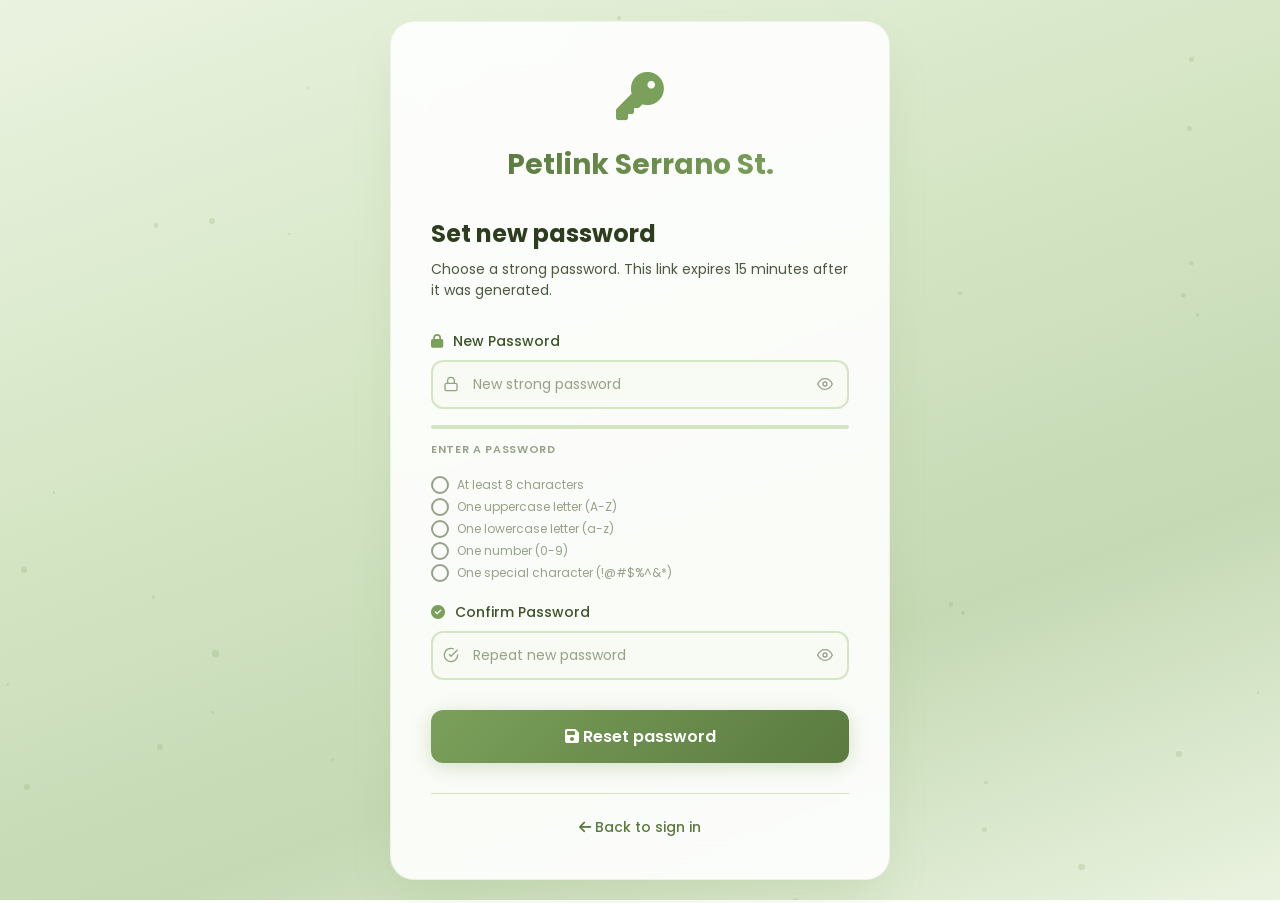
<file: templates/reset_password.html>
<!DOCTYPE html>
<html lang="en">
<head>
  <meta charset="UTF-8">
  <meta name="viewport" content="width=device-width, initial-scale=1.0">
  <title>Reset Password — PetLink</title>
  <link rel="icon" type="image/jpeg" href="{{ url_for('static', filename='images/logo.jpg') }}">
  <link href="https://fonts.googleapis.com/css2?family=Poppins:wght@300;400;600;700&display=swap" rel="stylesheet">
  <link rel="stylesheet" href="https://cdnjs.cloudflare.com/ajax/libs/font-awesome/6.5.0/css/all.min.css">
  <style>
    * {
      margin: 0;
      padding: 0;
      box-sizing: border-box;
      font-family: 'Poppins', sans-serif;
    }

    body {
      min-height: 100vh;
      background: linear-gradient(160deg, #eaf3e0 0%, #d4e5c4 40%, #c5d9b4 70%, #eaf3e0 100%);
      display: flex;
      align-items: center;
      justify-content: center;
      padding: 20px;
      position: relative;
    }

    /* Floating particles */
    .particles {
      position: fixed;
      top: 0;
      left: 0;
      width: 100%;
      height: 100%;
      overflow: hidden;
      z-index: 0;
    }

    .particle {
      position: absolute;
      background: rgba(123, 160, 91, 0.2);
      border-radius: 50%;
      animation: float 15s infinite;
      pointer-events: none;
    }

    @keyframes float {
      0%, 100% { transform: translateY(0) rotate(0deg); opacity: 0; }
      50% { opacity: 0.4; }
      100% { transform: translateY(-100vh) rotate(360deg); opacity: 0; }
    }

    .card {
      background: rgba(255, 255, 255, 0.9);
      backdrop-filter: blur(20px);
      border-radius: 24px;
      padding: 40px;
      width: 100%;
      max-width: 500px;
      box-shadow: 0 25px 50px -12px rgba(123, 160, 91, 0.2);
      border: 1px solid rgba(123, 160, 91, 0.12);
      position: relative;
      z-index: 1;
      animation: slideUpFade 0.6s cubic-bezier(0.34, 1.2, 0.64, 1);
    }

    @keyframes slideUpFade {
      0% {
        opacity: 0;
        transform: translateY(50px) scale(0.95);
      }
      100% {
        opacity: 1;
        transform: translateY(0) scale(1);
      }
    }

    .brand {
      text-align: center;
      margin-bottom: 30px;
      animation: fadeIn 0.8s ease 0.2s both;
    }

    @keyframes fadeIn {
      from { opacity: 0; transform: scale(0.9); }
      to { opacity: 1; transform: scale(1); }
    }

    .brand-icon {
      font-size: 48px;
      margin-bottom: 10px;
      color: #7ba05b;
      transition: transform 0.3s ease;
    }

    .brand-icon:hover {
      transform: scale(1.05) rotate(-5deg);
    }

    .brand-name {
      font-size: 28px;
      font-weight: 700;
      background: linear-gradient(135deg, #5a7a3f, #7ba05b);
      -webkit-background-clip: text;
      -webkit-text-fill-color: transparent;
      background-clip: text;
    }

    h2 {
      color: #2d3e1f;
      font-size: 24px;
      margin-bottom: 8px;
      animation: slideInLeft 0.6s ease 0.3s both;
    }

    @keyframes slideInLeft {
      from {
        opacity: 0;
        transform: translateX(-30px);
      }
      to {
        opacity: 1;
        transform: translateX(0);
      }
    }

    .subtitle {
      color: #4a5a3f;
      font-size: 14px;
      margin-bottom: 30px;
      animation: slideInLeft 0.6s ease 0.35s both;
    }

    .form-stack {
      display: flex;
      flex-direction: column;
      gap: 20px;
    }

    .field {
      display: flex;
      flex-direction: column;
      gap: 8px;
      animation: slideInRight 0.6s ease both;
    }

    .field:nth-child(1) { animation-delay: 0.4s; }
    .field:nth-child(2) { animation-delay: 0.5s; }

    @keyframes slideInRight {
      from {
        opacity: 0;
        transform: translateX(30px);
      }
      to {
        opacity: 1;
        transform: translateX(0);
      }
    }

    label {
      color: #3d5429;
      font-size: 14px;
      font-weight: 500;
    }

    .input-wrap {
      position: relative;
      display: flex;
      align-items: center;
    }

    .input-icon {
      position: absolute;
      left: 12px;
      color: #94a387;
      transition: all 0.3s ease;
    }

    input {
      width: 100%;
      padding: 12px 12px 12px 40px;
      background: #f7fbf3;
      border: 2px solid #d4e5c4;
      border-radius: 12px;
      color: #2d3e1f;
      font-size: 14px;
      transition: all 0.3s ease;
    }

    input::placeholder {
      color: #94a387;
    }

    input:focus {
      outline: none;
      border-color: #7ba05b;
      box-shadow: 0 0 0 4px rgba(123, 160, 91, 0.15);
      transform: scale(1.01);
      background: #ffffff;
    }

    .eye-toggle {
      position: absolute;
      right: 12px;
      background: none;
      border: none;
      cursor: pointer;
      padding: 4px;
      display: flex;
      align-items: center;
      color: #94a387;
      transition: all 0.3s ease;
    }

    .eye-toggle:hover {
      color: #7ba05b;
      transform: scale(1.1);
    }

    .strength-wrap {
      margin-top: 8px;
    }

    .strength-bar-track {
      height: 4px;
      background: #d4e5c4;
      border-radius: 99px;
      overflow: hidden;
      margin-bottom: 6px;
    }

    .strength-bar-fill {
      height: 100%;
      border-radius: 99px;
      width: 0%;
      transition: width 0.35s ease, background 0.35s ease;
    }

    .strength-label {
      font-size: 11px;
      font-weight: 600;
      letter-spacing: 0.06em;
      text-transform: uppercase;
      color: #94a387;
      transition: color 0.3s;
    }

    .req-list {
      display: flex;
      flex-direction: column;
      gap: 4px;
      margin-top: 8px;
    }

    .req-item {
      display: flex;
      align-items: center;
      gap: 8px;
      font-size: 12px;
      color: #94a387;
      transition: all 0.3s ease;
    }

    .req-item.met {
      color: #10b981;
      transform: translateX(5px);
    }

    .req-icon {
      width: 18px;
      height: 18px;
      border-radius: 50%;
      border: 2px solid #94a387;
      display: flex;
      align-items: center;
      justify-content: center;
      font-size: 10px;
      flex-shrink: 0;
      transition: all 0.3s ease;
      color: transparent;
    }

    .req-item.met .req-icon {
      background: #10b981;
      border-color: #10b981;
      color: #fff;
      transform: scale(1.1);
    }

    .btn-primary {
      background: linear-gradient(135deg, #7ba05b, #5a7a3f);
      color: #fff;
      padding: 14px;
      border: none;
      border-radius: 12px;
      font-size: 16px;
      font-weight: 600;
      cursor: pointer;
      transition: all 0.3s ease;
      margin-top: 10px;
      position: relative;
      overflow: hidden;
      animation: fadeInUp 0.6s ease 0.6s both;
      box-shadow: 0 4px 20px rgba(123, 160, 91, 0.3);
    }

    @keyframes fadeInUp {
      from {
        opacity: 0;
        transform: translateY(20px);
      }
      to {
        opacity: 1;
        transform: translateY(0);
      }
    }

    .btn-primary:hover {
      transform: translateY(-2px);
      box-shadow: 0 8px 30px rgba(123, 160, 91, 0.45);
    }

    .btn-primary:active {
      transform: translateY(0);
    }

    .btn-primary::before {
      content: '';
      position: absolute;
      top: 50%;
      left: 50%;
      width: 0;
      height: 0;
      border-radius: 50%;
      background: rgba(255, 255, 255, 0.3);
      transform: translate(-50%, -50%);
      transition: width 0.6s, height 0.6s;
    }

    .btn-primary:active::before {
      width: 300px;
      height: 300px;
    }

    .btn-primary:disabled {
      opacity: 0.6;
      cursor: not-allowed;
      transform: none !important;
    }

    .message {
      margin-top: 20px;
      padding: 12px;
      border-radius: 12px;
      font-size: 14px;
      display: none;
      animation: shake 0.5s ease;
    }

    @keyframes shake {
      0%, 100% { transform: translateX(0); }
      25% { transform: translateX(-5px); }
      75% { transform: translateX(5px); }
    }

    .message.show {
      display: block;
    }

    .message.success {
      background: rgba(16, 185, 129, 0.12);
      border: 1px solid #10b981;
      color: #10b981;
      animation: successPulse 0.5s ease;
    }

    @keyframes successPulse {
      0%, 100% { transform: scale(1); }
      50% { transform: scale(1.02); }
    }

    .message.error {
      background: rgba(239, 68, 68, 0.12);
      border: 1px solid #ef4444;
      color: #ef4444;
    }

    .card-footer {
      margin-top: 30px;
      text-align: center;
      padding-top: 20px;
      border-top: 1px solid #d4e5c4;
      animation: fadeIn 0.6s ease 0.65s both;
    }

    .card-footer a {
      color: #5a7a3f;
      text-decoration: none;
      font-size: 14px;
      transition: all 0.3s ease;
      display: inline-block;
      font-weight: 500;
    }

    .card-footer a:hover {
      color: #7ba05b;
      transform: translateX(5px);
    }

    .loading {
      display: inline-block;
      width: 20px;
      height: 20px;
      border: 2px solid rgba(255,255,255,0.3);
      border-radius: 50%;
      border-top-color: #fff;
      animation: spin 0.6s linear infinite;
      margin-left: 10px;
    }

    @keyframes spin {
      to { transform: rotate(360deg); }
    }

    /* ── RESPONSIVE ────────────────────────────────────────────────── */
    @media (max-width: 480px) {
      .card {
        padding: 30px 20px;
      }
      
      .brand-name {
        font-size: 24px;
      }
      
      h2 {
        font-size: 20px;
      }
    }

    /* ── SUCCESS OVERLAY ───────────────────────────────────────────── */
    .redirect-overlay {
      position: fixed;
      top: 0;
      left: 0;
      width: 100%;
      height: 100%;
      background: rgba(255, 255, 255, 0.95);
      backdrop-filter: blur(10px);
      display: flex;
      align-items: center;
      justify-content: center;
      z-index: 2000;
      animation: fadeIn 0.3s ease;
    }

    .redirect-content {
      text-align: center;
      background: #ffffff;
      padding: 40px;
      border-radius: 24px;
      border: 1px solid #7ba05b;
      box-shadow: 0 20px 40px rgba(123, 160, 91, 0.15);
      animation: slideUpFade 0.4s ease;
    }

    .redirect-content h3 {
      color: #2d3e1f;
    }

    .redirect-content p {
      color: #4a5a3f;
    }

    .redirect-spinner {
      width: 50px;
      height: 50px;
      border: 3px solid #d4e5c4;
      border-top-color: #7ba05b;
      border-radius: 50%;
      animation: spin 0.8s linear infinite;
      margin: 20px auto;
    }
  </style>
</head>
<body>
  <!-- Floating particles -->
  <div class="particles" id="particles"></div>

  <div class="card">
    <div class="brand">
      <div class="brand-icon"><i class="fas fa-key"></i></div>
      <span class="brand-name">Petlink Serrano St.</span>
    </div>

    <h2>Set new password</h2>
    <p class="subtitle">Choose a strong password. This link expires 15 minutes after it was generated.</p>

    <div class="form-stack">
      <div class="field">
        <label for="password"><i class="fas fa-lock" style="margin-right: 6px; color: #7ba05b;"></i> New Password</label>
        <div class="input-wrap">
          <svg class="input-icon" width="16" height="16" viewBox="0 0 24 24" fill="none" stroke="currentColor" stroke-width="2">
            <rect x="3" y="11" width="18" height="11" rx="2"/>
            <path d="M7 11V7a5 5 0 0 1 10 0v4"/>
          </svg>
          <input type="password" id="password" placeholder="New strong password" autocomplete="new-password" required style="padding-right:42px;" oninput="checkStrength(this.value)">
          <button type="button" class="eye-toggle" onclick="toggleEye('password', this)" aria-label="Toggle">
            <svg width="16" height="16" viewBox="0 0 24 24" fill="none" stroke="currentColor" stroke-width="2">
              <path d="M1 12s4-8 11-8 11 8 11 8-4 8-11 8-11-8-11-8z"/>
              <circle cx="12" cy="12" r="3"/>
            </svg>
          </button>
        </div>
        <div class="strength-wrap">
          <div class="strength-bar-track"><div class="strength-bar-fill" id="strengthBar"></div></div>
          <span class="strength-label" id="strengthLabel">Enter a password</span>
        </div>
        <div class="req-list">
          <div class="req-item" id="req-len">
            <div class="req-icon"><i class="fas fa-check"></i></div> At least 8 characters
          </div>
          <div class="req-item" id="req-upper">
            <div class="req-icon"><i class="fas fa-check"></i></div> One uppercase letter (A-Z)
          </div>
          <div class="req-item" id="req-lower">
            <div class="req-icon"><i class="fas fa-check"></i></div> One lowercase letter (a-z)
          </div>
          <div class="req-item" id="req-num">
            <div class="req-icon"><i class="fas fa-check"></i></div> One number (0-9)
          </div>
          <div class="req-item" id="req-special">
            <div class="req-icon"><i class="fas fa-check"></i></div> One special character (!@#$%^&*)
          </div>
        </div>
      </div>

      <div class="field">
        <label for="confirm"><i class="fas fa-check-circle" style="margin-right: 6px; color: #7ba05b;"></i> Confirm Password</label>
        <div class="input-wrap">
          <svg class="input-icon" width="16" height="16" viewBox="0 0 24 24" fill="none" stroke="currentColor" stroke-width="2">
            <path d="M22 11.08V12a10 10 0 1 1-5.93-9.14"/>
            <polyline points="22 4 12 14.01 9 11.01"/>
          </svg>
          <input type="password" id="confirm" placeholder="Repeat new password" autocomplete="new-password" required style="padding-right:42px;">
          <button type="button" class="eye-toggle" onclick="toggleEye('confirm', this)" aria-label="Toggle">
            <svg width="16" height="16" viewBox="0 0 24 24" fill="none" stroke="currentColor" stroke-width="2">
              <path d="M1 12s4-8 11-8 11 8 11 8-4 8-11 8-11-8-11-8z"/>
              <circle cx="12" cy="12" r="3"/>
            </svg>
          </button>
        </div>
      </div>

      <button class="btn-primary" id="resetBtn" onclick="handleReset()">
        <span id="btnText"><i class="fas fa-save"></i> Reset password</span>
      </button>
    </div>

    <div id="message" class="message"></div>
    <div class="card-footer">
      <a href="/login"><i class="fas fa-arrow-left"></i> Back to sign in</a>
    </div>
  </div>

  <script>
    // ── Create floating particles ──────────────────────────────────
    function createParticles() {
      const particlesContainer = document.getElementById('particles');
      for (let i = 0; i < 50; i++) {
        const particle = document.createElement('div');
        particle.classList.add('particle');
        const size = Math.random() * 5 + 2;
        particle.style.width = `${size}px`;
        particle.style.height = `${size}px`;
        particle.style.left = `${Math.random() * 100}%`;
        particle.style.top = `${Math.random() * 100}%`;
        particle.style.animationDelay = `${Math.random() * 15}s`;
        particle.style.animationDuration = `${Math.random() * 10 + 10}s`;
        particlesContainer.appendChild(particle);
      }
    }
    createParticles();

    // ── Get token from URL ──────────────────────────────────────────
    const token = new URLSearchParams(window.location.search).get('token') || '';

    // ── Password Strength Checker ──────────────────────────────────
    const rules = [
      { id: 'req-len',     test: p => p.length >= 8 },
      { id: 'req-upper',   test: p => /[A-Z]/.test(p) },
      { id: 'req-lower',   test: p => /[a-z]/.test(p) },
      { id: 'req-num',     test: p => /[0-9]/.test(p) },
      { id: 'req-special', test: p => /[^A-Za-z0-9]/.test(p) },
    ];

    const levels = [
      { label: 'Very weak',   color: '#ef4444', pct: '20%'  },
      { label: 'Weak',        color: '#f97316', pct: '40%'  },
      { label: 'Fair',        color: '#eab308', pct: '60%'  },
      { label: 'Strong',      color: '#22c55e', pct: '80%'  },
      { label: 'Very strong', color: '#34d399', pct: '100%' },
    ];

    function checkStrength(password) {
      const metCount = rules.filter(r => r.test(password)).length;
      rules.forEach(r => document.getElementById(r.id).classList.toggle('met', r.test(password)));
      const bar = document.getElementById('strengthBar');
      const label = document.getElementById('strengthLabel');
      if (!password) { 
        bar.style.width = '0%'; 
        label.textContent = 'Enter a password'; 
        label.style.color = '#94a387'; 
        return; 
      }
      const level = levels[metCount - 1] || levels[0];
      bar.style.width = level.pct; 
      bar.style.background = level.color;
      label.textContent = level.label; 
      label.style.color = level.color;
    }

    function isStrongEnough(p) { 
      return rules.every(r => r.test(p)); 
    }

    // ── Toggle Password Visibility ──────────────────────────────────
    function toggleEye(id, btn) {
      const input = document.getElementById(id);
      const hidden = input.type === 'password';
      input.type = hidden ? 'text' : 'password';
      btn.innerHTML = hidden
        ? '<svg width="16" height="16" viewBox="0 0 24 24" fill="none" stroke="currentColor" stroke-width="2"><path d="M17.94 17.94A10.07 10.07 0 0 1 12 20c-7 0-11-8-11-8a18.45 18.45 0 0 1 5.06-5.94"/><path d="M9.9 4.24A9.12 9.12 0 0 1 12 4c7 0 11 8 11 8a18.5 18.5 0 0 1-2.16 3.19"/><line x1="1" y1="1" x2="23" y2="23"/></svg>'
        : '<svg width="16" height="16" viewBox="0 0 24 24" fill="none" stroke="currentColor" stroke-width="2"><path d="M1 12s4-8 11-8 11 8 11 8-4 8-11 8-11-8-11-8z"/><circle cx="12" cy="12" r="3"/></svg>';
    }

    // ── Show Redirect Overlay ──────────────────────────────────────
    function showRedirectOverlay() {
      const overlay = document.createElement('div');
      overlay.className = 'redirect-overlay';
      overlay.innerHTML = `
        <div class="redirect-content">
          <div style="font-size: 60px; color: #10b981; margin-bottom: 15px;"><i class="fas fa-check-circle"></i></div>
          <h3 style="color: #2d3e1f; margin-bottom: 10px;">Password Reset Successful!</h3>
          <p style="color: #4a5a3f; margin-bottom: 20px;">Your password has been updated. Redirecting to login...</p>
          <div class="redirect-spinner"></div>
        </div>
      `;
      document.body.appendChild(overlay);
      
      setTimeout(() => {
        if (overlay && overlay.parentNode) {
          overlay.remove();
        }
      }, 1500);
    }

    // ── Handle Password Reset ──────────────────────────────────────
    async function handleReset() {
      const password = document.getElementById('password').value;
      const confirm  = document.getElementById('confirm').value;
      const msg      = document.getElementById('message');
      const btn = document.getElementById('resetBtn');
      const btnText = document.getElementById('btnText');
      
      const show = (text, type) => { 
        msg.textContent = text; 
        msg.className = 'message show ' + type; 
        setTimeout(() => {
          msg.classList.remove('show');
        }, 5000);
      };

      if (!password) return show('Please enter a new password.', 'error');
      if (!isStrongEnough(password)) return show('Password does not meet all requirements.', 'error');
      if (password !== confirm) return show('Passwords do not match.', 'error');
      if (!token) return show('Missing reset token.', 'error');

      // Show loading state
      btnText.innerHTML = 'Resetting... <span class="loading"></span>';
      btn.disabled = true;

      try {
        const res = await fetch('/reset-password', {
          method: 'POST',
          headers: { 'Content-Type': 'application/json' },
          body: JSON.stringify({ token, password })
        });
        const data = await res.json();
        
        // Reset button
        btnText.innerHTML = '<i class="fas fa-save"></i> Reset password';
        btn.disabled = false;
        
        show(data.message, data.success ? 'success' : 'error');
        
        if (data.success) {
          // Add success animation to card
          const card = document.querySelector('.card');
          card.style.animation = 'none';
          card.offsetHeight;
          card.style.animation = 'slideUpFade 0.6s cubic-bezier(0.34, 1.2, 0.64, 1)';
          
          showRedirectOverlay();
          
          setTimeout(() => {
            window.location.href = '/login';
          }, 2000);
        }
      } catch { 
        btnText.innerHTML = '<i class="fas fa-save"></i> Reset password';
        btn.disabled = false;
        show('Something went wrong. Please try again.', 'error'); 
      }
    }

    // ── Make functions globally available ──────────────────────────
    window.handleReset = handleReset;
    window.checkStrength = checkStrength;
    window.toggleEye = toggleEye;

    // ── Enter key support ──────────────────────────────────────────
    document.addEventListener('keydown', e => { 
      if (e.key === 'Enter') handleReset(); 
    });
    
    // ── Input focus animations ──────────────────────────────────────
    const inputs = document.querySelectorAll('input');
    inputs.forEach(input => {
      input.addEventListener('focus', () => {
        input.parentElement.style.transform = 'scale(1.01)';
      });
      input.addEventListener('blur', () => {
        input.parentElement.style.transform = 'scale(1)';
      });
    });
  </script>
</body>
</html>
</file>
